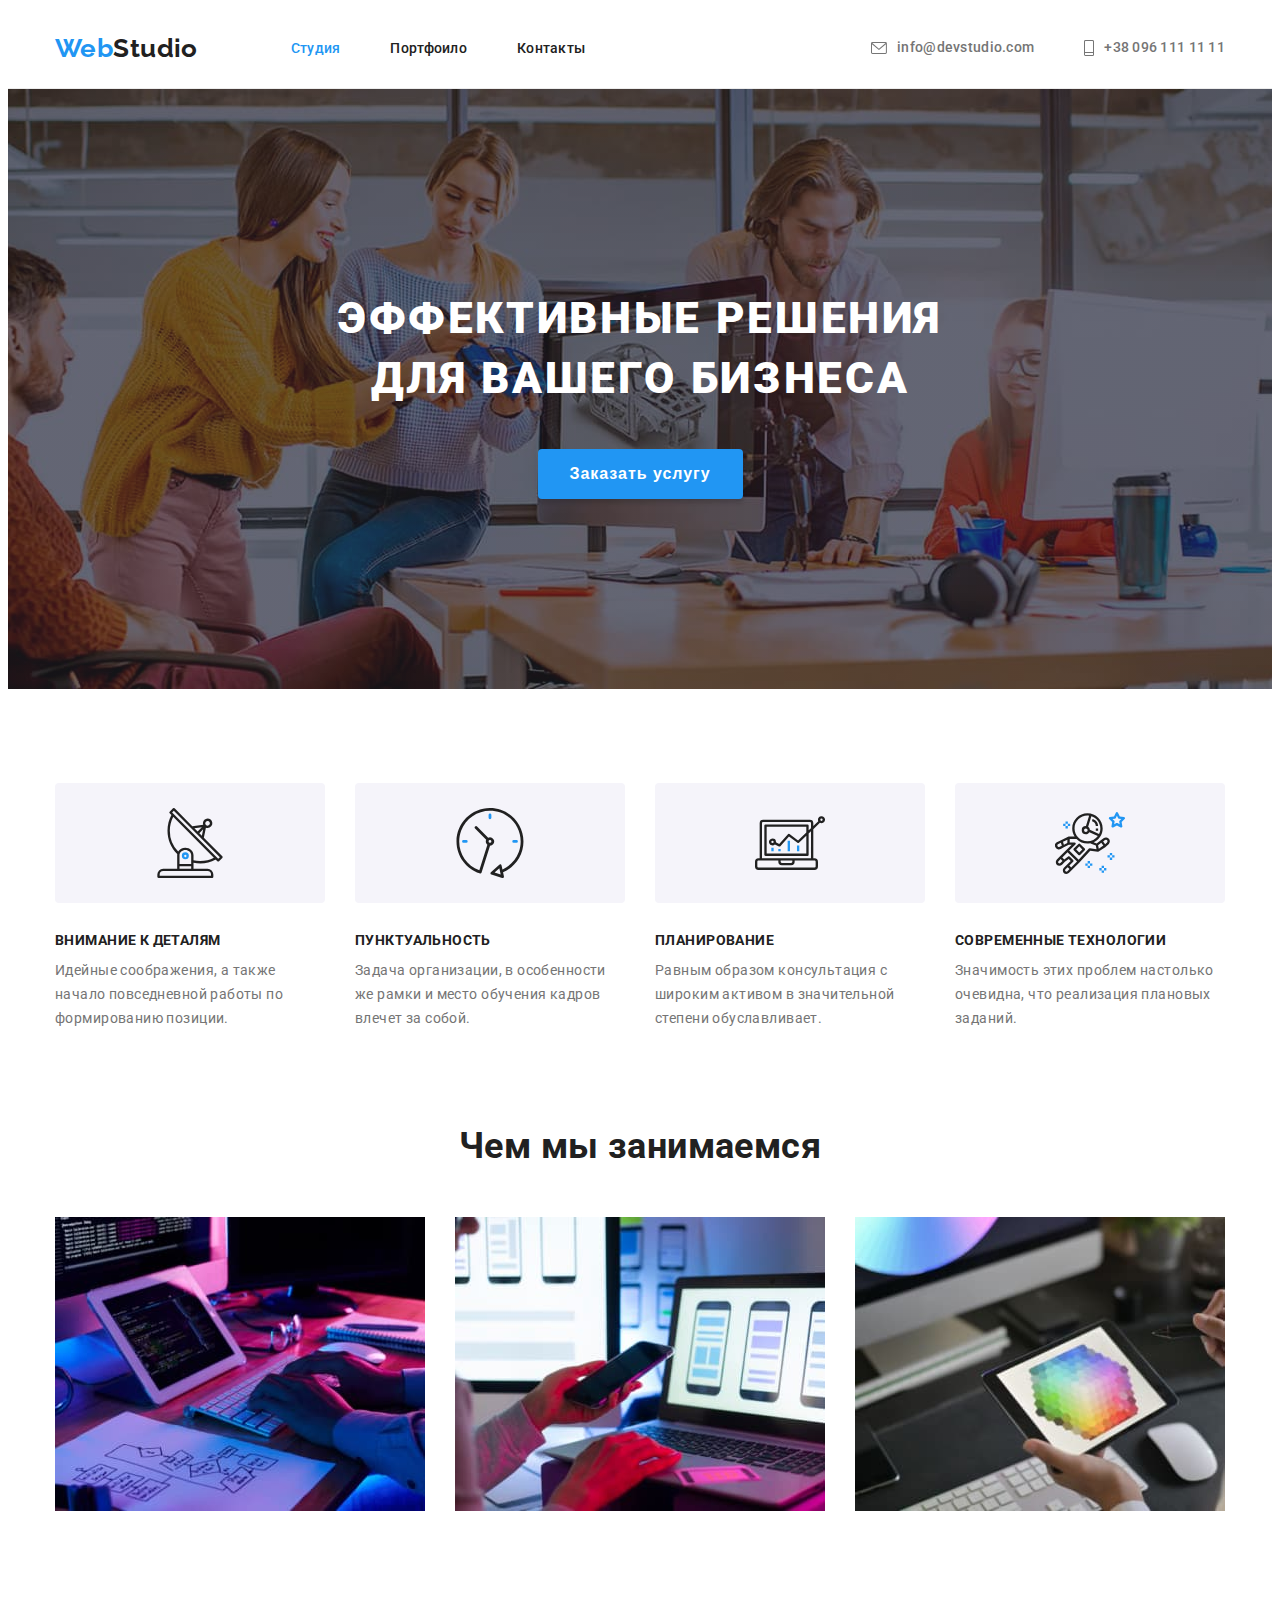
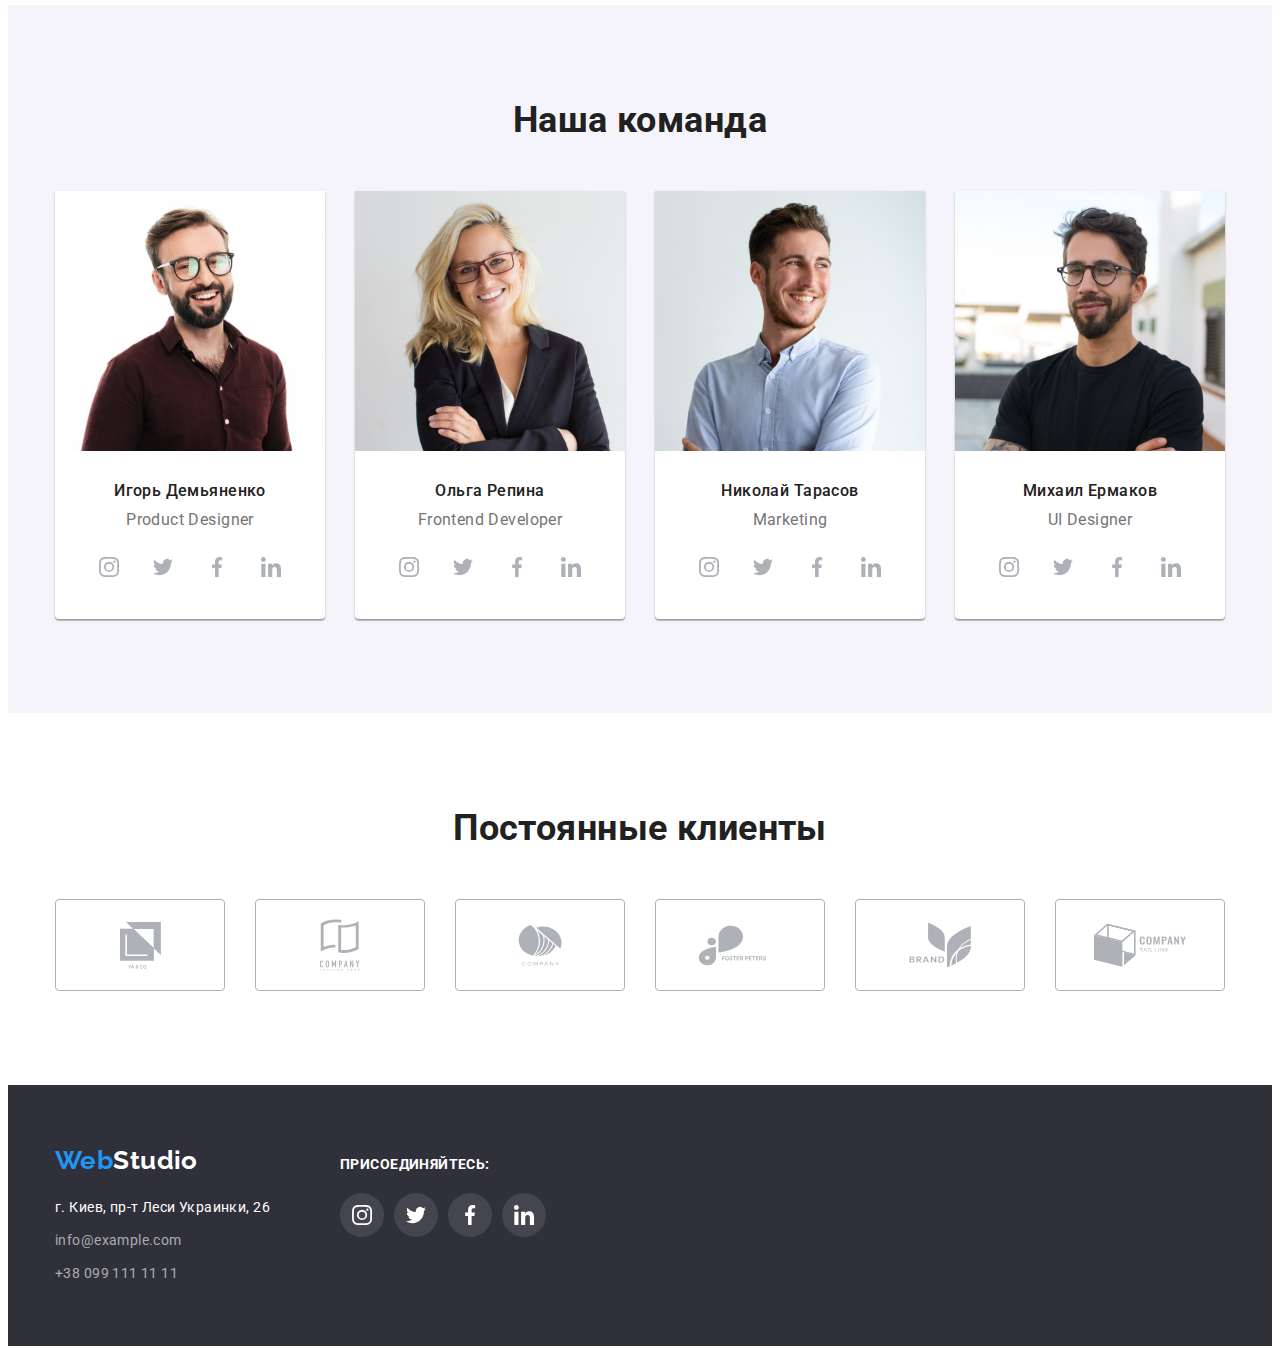
<file: index.html>
<!DOCTYPE html>
<html lang="ru">
  <head>
    <meta charset="UTF-8" />
    <meta http-equiv="X-UA-Compatible" content="IE=edge" />
    <meta name="viewport" content="width=device-width, initial-scale=1.0" />
    <title>Студия</title>
    <link rel="preconnect" href="https://fonts.gstatic.com" />
    <link
      href="https://fonts.googleapis.com/css2?family=Raleway:wght@700&family=Roboto:ital,wght@0,400;0,500;0,700;1,900&display=swap"
      rel="stylesheet"
    />
    <link
      rel="stylesheet"
      href="https://cdnjs.cloudflare.com/ajax/libs/modern-normalize/1.0.0/modern-normalize.min.css"
      integrity="sha512-ISS7cAi1PEhQ8jnbJpJZMd29NlhNj4AWYyLOSp2CE/CsHxTCu+r+t0D2yoJudVrd0/8fTVPUVDzY5Tvli75u/g=="
      crossorigin="anonymous"
    />
    <link rel="stylesheet" href="./css/styles.css" />
  </head>
  <body>
      <header class="header-page">
     <div class="conteiner main-nav">
      <a class="logo-link" href="./index.html">
        <span class="logo-web">Web</span><span class="logo-studio">Studio</span>
      </a>
      <nav>
        <ul class="list nav">
          <li class="menu-item">
            <a class="link current" href="./index.html"> Студия </a>
          </li>
          <li class="menu-item">
            <a class="link" href="./portfolio.html"> Портфоило </a>
          </li>
          <li class="menu-item">
            <a class="link" href="#"> Контакты </a>
          </li>
        </ul>
      </nav>
      <ul class="list contact">
        <li class="menu-item">
          <a class="link adress-item" href="mailto:info@devstudio.com">
            <svg class="contact-icon" width="16" height="12">
              <use href="./images/sprite.svg#icon-mail" ></use>
            </svg>
            info@devstudio.com</a>
        </li>
        <li class="menu-item">
          <a class="link adress-item" href="tel:+380961111111">
            <svg class="contact-icon" width="10" height="16">
            <use href="./images/sprite.svg#icon-tel"></use>
            </svg>
            +38 096 111 11 11</a>
        </li>
      </ul>
    </div>
    </header>
    <main>
      <section class="hero">
        <div class="conteiner">
          <h1 class="title hero-title">Эффективные решения <br> для вашего бизнеса </h1>
        <button class="hero-button" type="button">Заказать услугу</button>
        </div>
      </section>
      <section class="features section">
        <div class="conteiner">
        <h2 class="visually-hidden">Преимущества</h2>
        <ul class="list flex-conteiner">
          <li class="features-item">
            <div class="features-icon">
            <svg  width="70" height="70">
              <use href="./images/sprite.svg#icon-antenna"></use>
            </svg>
            </div>
            <h3 class="features-title">Внимание к деталям</h3>
            <p class="features-text">
              Идейные соображения, а также начало повседневной работы по
              формированию позиции.
            </p>
          </li>
          <li class="features-item">
            <div class="features-icon">
              <svg width="70" height="70">
              <use href="./images/sprite.svg#icon-clock"></use>
              </svg>
            </div>
            <h3 class="features-title">Пунктуальность</h3>
            <p class="features-text">
              Задача организации, в особенности же рамки и место обучения кадров
              влечет за собой.
            </p>
          </li>
          <li class="features-item">
            <div class="features-icon">
              <svg width="70" height="70">
                <use href="./images/sprite.svg#icon-diagram"></use>
              </svg>
            </div>
            <h3 class="features-title">Планирование</h3>
            <p class="features-text">
              Равным образом консультация с широким активом в значительной
              степени обуславливает.
            </p>
          </li>
          <li class="features-item">
          <div class="features-icon">
            <svg width="70" height="70">
            <use href="./images/sprite.svg#icon-astronaut"></use>
            </svg>
          </div>
            <h3 class="features-title">Современные технологии</h3>
            <p class="features-text">
              Значимость этих проблем настолько очевидна, что реализация
              плановых заданий.
            </p>
          </li>
        </ul>
        </div>
      </section>
      <section class="work">
      <div class="conteiner">
        <h2 class="title">Чем мы занимаемся</h2>
        <ul class="list flex-conteiner">
          <li class="work-item">
            <img
              src="./images/box1.jpg"
              alt="создание програмного обеспечения"
              width="370"
              height="294"/>
          </li>
          <li class="work-item">
            <img
              src="./images/box2.jpg"
              alt="разработка приложения"
              width="370"
              height="294"/>
          </li>
          <li class="work-item">
            <img
              src="./images/box3.jpg"
              alt="дизайн"
              width="370"
              height="294"/>
          </li>
        </ul>
        </div>
      </section>
      <section class="team section">
      <div class="conteiner">
        <h2 class="title">Наша команда</h2>
        <ul class="list flex-conteiner">
          <li class="team-item">
            <img class="team-photo"
              src="./images/team1.jpg"
              alt="Дизайнер продуктов Игорь Демьяненко"
              width="270"
            />
            <div class="team-card">
            <h3 class="team-name">Игорь Демьяненко</h3>
            <p class="team-position" lang="en">Product Designer</p>
              <ul class="list team-social">
                <li class="team-social-item">
                  <a class="team-social-link" href="#" target="_blank" rel="noopener norefferre">
                  <svg class="social-icon" width="20" height="20">
                    <use href="./images/sprite.svg#icon-instagram"></use>
                  </svg> </a>
                </li>
                <li class="team-social-item">
                  <a class="team-social-link" href="#" target="_blank" rel="noopener norefferre">
                    <svg class="social-icon" width="20" height="20">
                      <use href="./images/sprite.svg#icon-twitter"></use>
                    </svg> </a>
                </li>
                <li class="team-social-item">
                  <a class="team-social-link" href="#" target="_blank" rel="noopener norefferre">
                    <svg class="social-icon" width="20" height="20">
                      <use href="./images/sprite.svg#icon-facebook"></use>
                    </svg> </a>
                </li>
                <li class="team-social-item">
                  <a class="team-social-link" href="#" target="_blank" rel="noopener norefferre">
                    <svg class="social-icon" width="20" height="20">
                      <use href="./images/sprite.svg#icon-linkedin"></use>
                    </svg> </a>
                </li>
          </ul>
          </div>
          </li>
          <li class="team-item">
            <img class="team-photo"
              src="./images/team2.jpg"
              alt="Разработчик Ольга Репина"
              width="270"            />
            <div class="team-card">
            <h3 class="team-name">Ольга Репина</h3>
            <p class="team-position" lang="en">Frontend Developer</p>
            <ul class="list team-social">
              <li class="team-social-item">
                <a class="team-social-link" href="#" target="_blank" rel="noopener norefferre">
                  <svg class="social-icon" width="20" height="20">
                    <use href="./images/sprite.svg#icon-instagram"></use>
                  </svg> </a>
              </li>
              <li class="team-social-item">
                <a class="team-social-link" href="#" target="_blank" rel="noopener norefferre">
                  <svg class="social-icon" width="20" height="20">
                    <use href="./images/sprite.svg#icon-twitter"></use>
                  </svg> </a>
              </li>
              <li class="team-social-item">
                <a class="team-social-link" href="#" target="_blank" rel="noopener norefferre">
                  <svg class="social-icon" width="20" height="20">
                    <use href="./images/sprite.svg#icon-facebook"></use>
                  </svg> </a>
              </li>
              <li class="team-social-item">
                <a class="team-social-link" href="#" target="_blank" rel="noopener norefferre">
                  <svg class="social-icon" width="20" height="20">
                    <use href="./images/sprite.svg#icon-linkedin"></use>
                  </svg> </a>
              </li>
            </ul>
            </div>
          </li>
          <li class="team-item">
            <img class="team-photo"
              src="./images/team3.jpg"
              alt="Маркетолог Николай Тарасов"
              width="270"/>
            <div class="team-card">
            <h3 class="team-name">Николай Тарасов</h3>
            <p class="team-position" lang="en">Marketing</p>
            <ul class="list team-social">
              <li class="team-social-item">
                <a class="team-social-link" href="#" target="_blank" rel="noopener norefferre">
                  <svg class="social-icon" width="20" height="20">
                    <use href="./images/sprite.svg#icon-instagram"></use>
                  </svg> </a>
              </li>
              <li class="team-social-item">
                <a class="team-social-link" href="#" target="_blank" rel="noopener norefferre">
                  <svg class="social-icon" width="20" height="20">
                    <use href="./images/sprite.svg#icon-twitter"></use>
                  </svg> </a>
              </li>
              <li class="team-social-item">
                <a class="team-social-link" href="#" target="_blank" rel="noopener norefferre">
                  <svg class="social-icon" width="20" height="20">
                    <use href="./images/sprite.svg#icon-facebook"></use>
                  </svg> </a>
              </li>
              <li class="team-social-item">
                <a class="team-social-link" href="#" target="_blank" rel="noopener norefferre">
                  <svg class="social-icon" width="20" height="20">
                    <use href="./images/sprite.svg#icon-linkedin"></use>
                  </svg> </a>
              </li>
            </ul>
            </div>
          </li>
          <li class="team-item">
            <img class="team-photo"
              src="./images/team4.jpg"
              alt="Проектировщик интерфейса Михаил Ермаков"
              width="270"/>
            <div class="team-card">
            <h3 class="team-name">Михаил Ермаков</h3>
            <p class="team-position" lang="en">UI Designer</p>
            <ul class="list team-social">
              <li class="team-social-item">
                <a class="team-social-link" href="#" target="_blank" rel="noopener norefferre">
                  <svg class="social-icon" width="20" height="20">
                    <use href="./images/sprite.svg#icon-instagram"></use>
                  </svg> </a>
              </li>
              <li class="team-social-item">
                <a class="team-social-link" href="#" target="_blank" rel="noopener norefferre">
                  <svg class="social-icon" width="20" height="20">
                    <use href="./images/sprite.svg#icon-twitter"></use>
                  </svg> </a>
              </li>
              <li class="team-social-item">
                <a class="team-social-link" href="#" target="_blank" rel="noopener norefferre">
                  <svg class="social-icon" width="20" height="20">
                    <use href="./images/sprite.svg#icon-facebook"></use>
                  </svg> </a>
              </li>
              <li class="team-social-item">
                <a class="team-social-link" href="#" target="_blank" rel="noopener norefferre">
                  <svg class="social-icon" width="20" height="20">
                    <use href="./images/sprite.svg#icon-linkedin"></use>
                  </svg> </a>
              </li>
            </ul>
            </div>
          </li>
        </ul>
        </div>
      </section>
      <section class="clients section">
        <div class="conteiner">
      <h2 class="title">Постоянные клиенты</h2>
      <ul class="list clients-list">
        <li class="clients-item">
          <a class="clients-link" href="#" target="_blank" rel="noopener norefferre">
            <svg class="clients-icon" width="41" height="47">
              <use href="./images/sprite.svg#icon-ya-co"></use>
            </svg>
          </a>
        </li>
        <li class="clients-item">
          <a class="clients-link" href="#" target="_blank" rel="noopener norefferre">
            <svg class="clients-icon" width="40" height="52">
              <use href="./images/sprite.svg#icon-tagline-here"></use>
            </svg>
          </a>
        </li>
        <li class="clients-item">
          <a class="clients-link" href="#" target="_blank" rel="noopener norefferre">
            <svg class="clients-icon" width="44" height="42">
              <use href="./images/sprite.svg#icon-company"></use>
            </svg>
          </a>
        </li>
        <li class="clients-item">
          <a class="clients-link" href="#" target="_blank" rel="noopener norefferre">
            <svg class="clients-icon" width="85" height="41">
              <use href="./images/sprite.svg#icon-forester-peters"></use>
            </svg>
          </a>
        </li>
        <li class="clients-item">
          <a class="clients-link" href="#" target="_blank" rel="noopener norefferre">
            <svg class="clients-icon" width="63" height="46">
              <use href="./images/sprite.svg#icon-brand"></use>
            </svg>
          </a>
        </li>
        <li class="clients-item">
          <a class="clients-link" href="#" target="_blank" rel="noopener norefferre"> 
            <svg class="clients-icon" width="94" height="44">
              <use href="./images/sprite.svg#icon-tag-line"></use>
            </svg>
          </a>
        </li>
      </ul>
        </div>
      </section>
    </main>
    <footer class="footer-page">
      <div class="conteiner contacts footer-info">
      <div class="footer-adress">
          <a class="logo-link" href="./index.html">
            <span class="logo-web">Web</span><span class="logo-studio">Studio</span>
          </a>
        <address class="address">
          <ul class="list">
            <li class="list-address">
              <a class="link footer-map" href="https://goo.gl/maps/LU7Z2a2tSQY444G19" target="_blank"
                rel="noopener norefferre">
                г. Киев, пр-т Леси Украинки, 26
              </a>
            </li>
            <li class="list-address">
              <a class="link footer-contact" href="mailto:info@example.com">info@example.com</a>
            </li>
            <li class="list-address">
              <a class="link footer-contact" href="tel:+380991111111">+38 099 111 11 11</a>
            </li>
          </ul>
        </address>
        </div>
<div class="footer-social">
<h3 class="company-social">Присоединяйтесь:</h3>
<ul class="list footer-social-list">
  <li class="footer-social-item">
    <a class="footer-social-link" href="#" target="_blank" rel="noopener norefferre">
            <svg class="footer-social-icon" width="20" height="20">
              <use href="./images/sprite.svg#icon-instagram"></use>
            </svg>
    </a>
  </li>


  <li class="footer-social-item">
    <a class="footer-social-link" href="#" target="_blank" rel="noopener norefferre">
            <svg class="footer-social-icon" width="20" height="20">
              <use href="./images/sprite.svg#icon-twitter"></use>
            </svg>
    </a>
  </li>
  <li class="footer-social-item">
    <a class="footer-social-link" href="#" target="_blank" rel="noopener norefferre">
            <svg class="footer-social-icon" width="20" height="20">
              <use href="./images/sprite.svg#icon-facebook"></use>
            </svg>
    </a>
  </li>
  <li class="footer-social-item">
    <a class="footer-social-link" href="#" target="_blank" rel="noopener norefferre">
            <svg class="footer-social-icon" width="20" height="20">
              <use href="./images/sprite.svg#icon-linkedin"></use>
            </svg>
    </a>
  </li>
</ul>
</div>
      </div>
    </footer>
  </body>
</html>
</file>
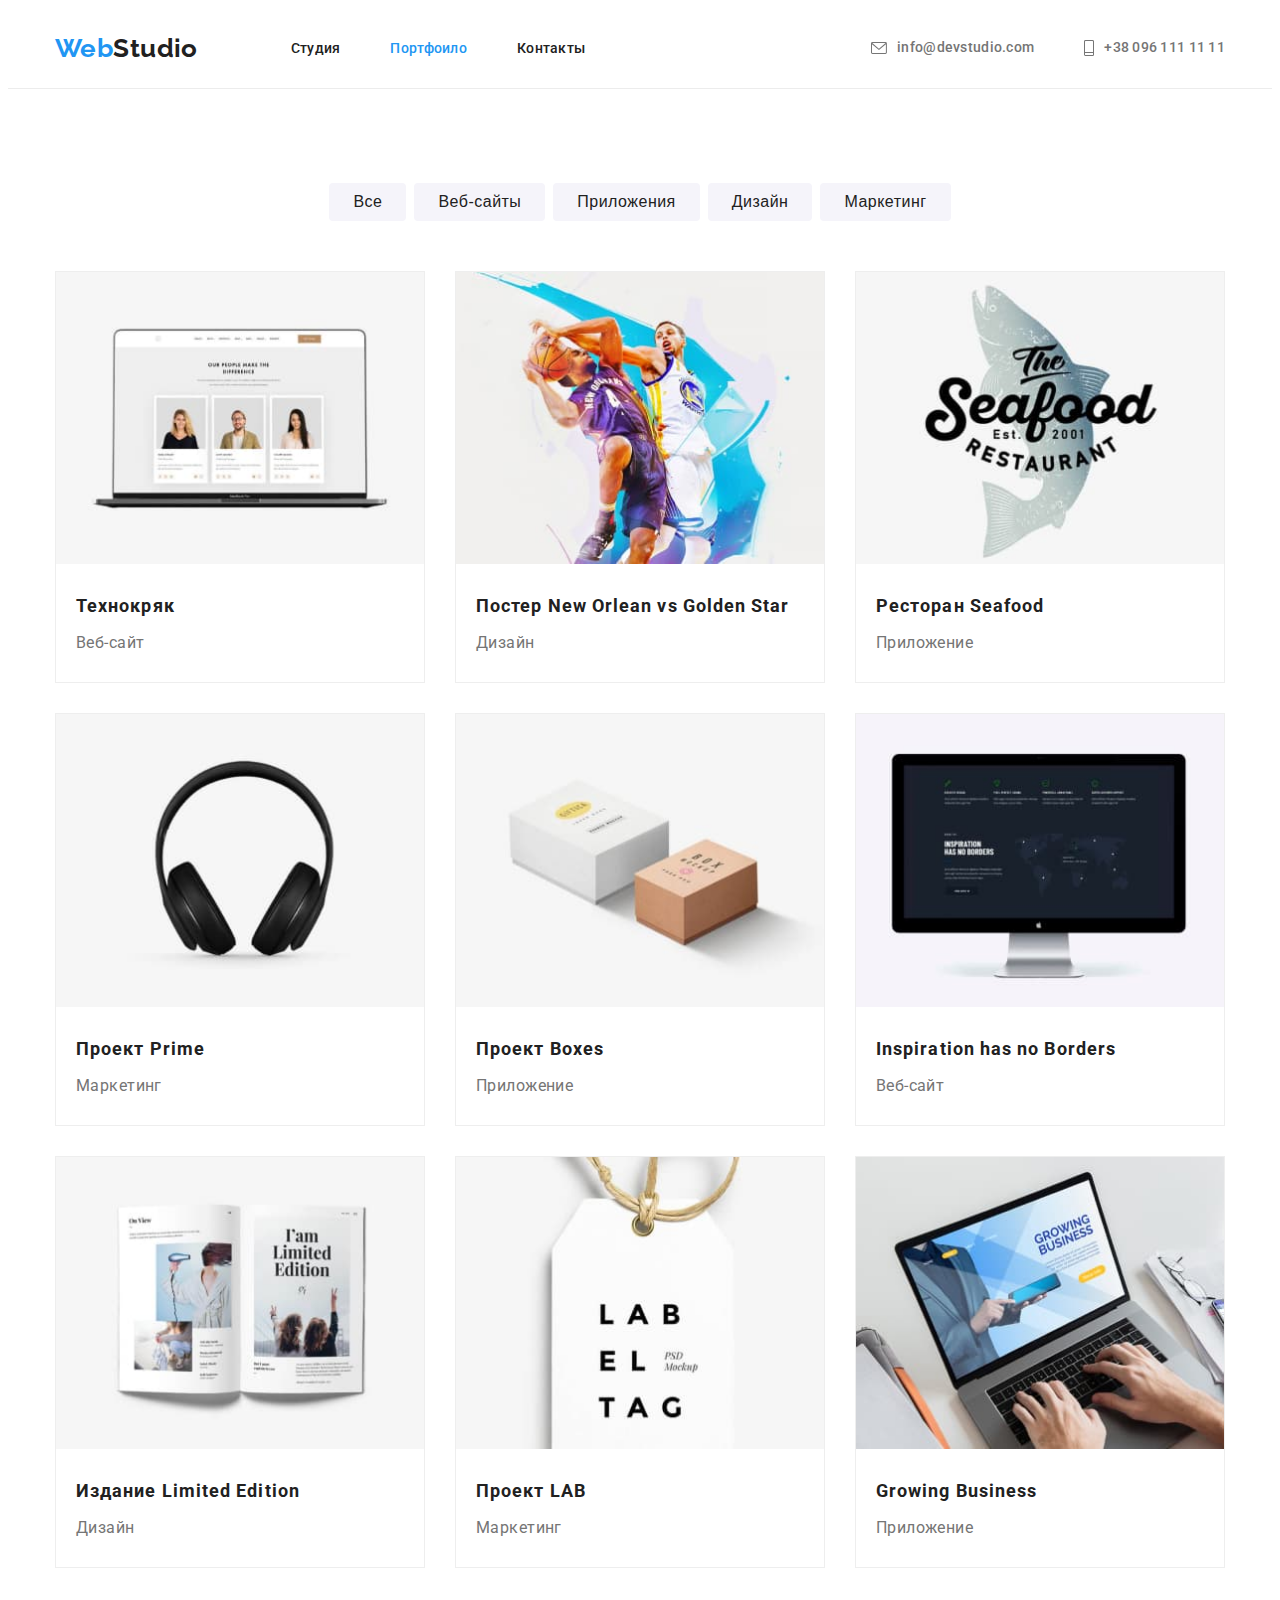
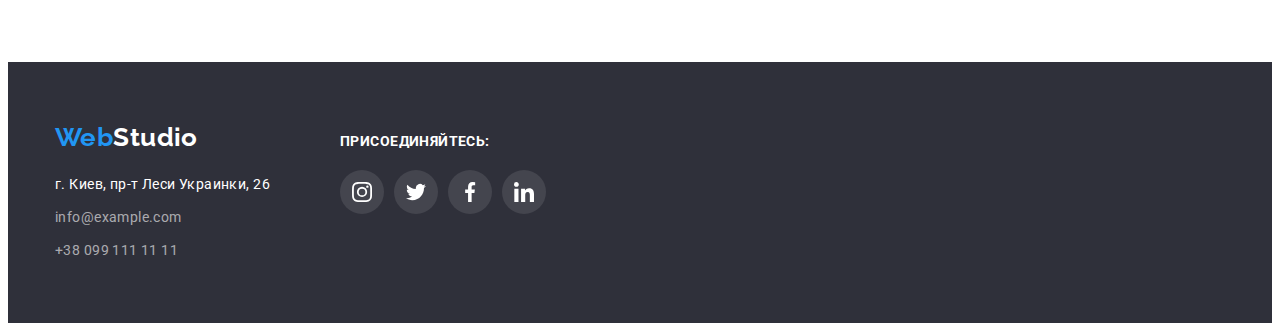
<file: portfolio.html>
<!DOCTYPE html>
<html lang="ru">
  <head>
    <meta charset="UTF-8" />
    <meta http-equiv="X-UA-Compatible" content="IE=edge" />
    <meta name="viewport" content="width=device-width, initial-scale=1.0" />
    <title>Студия</title>
    <link rel="preconnect" href="https://fonts.gstatic.com" />
    <link
      href="https://fonts.googleapis.com/css2?family=Raleway:wght@700&family=Roboto:ital,wght@0,400;0,500;0,700;1,900&display=swap"
      rel="stylesheet"
    />
    <link
      rel="stylesheet"
      href="https://cdnjs.cloudflare.com/ajax/libs/modern-normalize/1.0.0/modern-normalize.min.css"
      integrity="sha512-ISS7cAi1PEhQ8jnbJpJZMd29NlhNj4AWYyLOSp2CE/CsHxTCu+r+t0D2yoJudVrd0/8fTVPUVDzY5Tvli75u/g=="
      crossorigin="anonymous"
    />
    <link rel="stylesheet" href="./css/styles.css" />
  </head>
  <body>
<header class="header-page">
  <div class="conteiner main-nav">
    <a class="logo-link" href="./index.html">
      <span class="logo-web">Web</span><span class="logo-studio">Studio</span>
    </a>
    <nav>
      <ul class="list nav">
        <li class="menu-item">
          <a class="link" href="./index.html"> Студия </a>
        </li>
        <li class="menu-item">
          <a class="link current" href="./portfolio.html"> Портфоило </a>
        </li>
        <li class="menu-item">
          <a class="link" href="#"> Контакты </a>
        </li>
      </ul>
    </nav>
    <ul class="list contact">
      <li class="menu-item">
        <a class="link adress-item" href="mailto:info@devstudio.com">
          <svg class="contact-icon" width="16" height="12">
            <use href="./images/sprite.svg#icon-mail"></use>
          </svg>
          info@devstudio.com</a>
      </li>
      <li class="menu-item">
        <a class="link adress-item" href="tel:+380961111111">
          <svg class="contact-icon" width="10" height="16">
            <use href="./images/sprite.svg#icon-tel"></use>
          </svg>
          +38 096 111 11 11</a>
      </li>
    </ul>
  </div>
</header>

    <main>
      <section class="projects section">
        <div class="conteiner">
          <h1 class="visually-hidden">Реализованные проекты</h1>
          <ul class="button-list list">
            <li class="button-item">
              <button class="button" type="button">Все</button>
            </li>
            <li class="button-item">
              <button class="button" type="button">Веб-сайты</button>
            </li>
            <li class="button-item">
              <button class="button" type="button">Приложения</button>
            </li>
            <li class="button-item">
              <button class="button" type="button">Дизайн</button>
            </li>
            <li class="button-item">
              <button class="button" type="button">Маркетинг</button>
            </li>
          </ul>

          <ul class="list flex-conteiner">
            <li class="project-item">
              <a class="project-item-link" href="#">
              <img
                class="project-img"
                src="./images/project1.jpg"
                alt="сайт на ноутбуке"
                width="370"
              />
              <div class="project-card">
                <h2 class="project-title">Технокряк</h2>
                <p class="project-description">Веб-сайт</p>
              </div>
              </a>
            </li>
            <li class="project-item">
              <a class="project-item-link" href="#">
              <img
                class="project-img"
                src="./images/project2.jpg"
                alt="баскетбол"
                width="370"
              />
              <div class="project-card">
                <h2 class="project-title">Постер New Orlean vs Golden Star</h2>
                <p class="project-description">Дизайн</p>
              </div>
            </a>
            </li>
            <li class="project-item">
              <a class="project-item-link" href="#">
              <img
                class="project-img"
                src="./images/project3.jpg"
                alt="рыба"
                width="370"
              />
              <div class="project-card">
                <h2 class="project-title">Ресторан Seafood</h2>
                <p class="project-description">Приложение</p>
              </div>
            </a>
            </li>
            <li class="project-item">
              <a class="project-item-link" href="#">
              <img
                class="project-img"
                src="./images/project4.jpg"
                alt="наушники"
                width="370"
              />
              <div class="project-card">
                <h2 class="project-title">Проект Prime</h2>
                <p class="project-description">Маркетинг</p>
              </div>
            </a>
            </li>
            <li class="project-item">
            <a class="project-item-link" href="#">
            <img
                class="project-img"
                src="./images/project5.jpg"
                alt="коробочки"
                width="370"
              />
              <div class="project-card">
                <h2 class="project-title">Проект Boxes</h2>
                <p class="project-description">Приложение</p>
              </div>
            </a>
            </li>
            <li class="project-item">
              <a class="project-item-link" href="#">
              <img
                class="project-img"
                src="./images/project6.jpg"
                alt="монитор"
                width="370"
              />
              <div class="project-card">
                <h2 class="project-title">Inspiration has no Borders</h2>
                <p class="project-description">Веб-сайт</p>
              </div>
            </a>
            </li>
            <li class="project-item">
              <a class="project-item-link" href="#">
              <img
                class="project-img"
                src="./images/project7.jpg"
                alt="журнал"
                width="370"
              />
              <div class="project-card">
                <h2 class="project-title">Издание Limited Edition</h2>
                <p class="project-description">Дизайн</p>
              </div>
            </a>
            </li>
            <li class="project-item">
              <a class="project-item-link" href="#">
              <img
                class="project-img"
                src="./images/project8.jpg"
                alt="бирка"
                width="370"
              />
              <div class="project-card">
                <h2 class="project-title">Проект LAB</h2>
                <p class="project-description">Маркетинг</p>
              </div>
            </a>
            </li>
            <li class="project-item">
              <a class="project-item-link" href="#">
              <img
                class="project-img"
                src="./images/project9.jpg"
                alt="человек печатает на ноутбуке"
                width="370"
              />
              <div class="project-card">
                <h2 class="project-title">Growing Business</h2>
                <p class="project-description">Приложение</p>
              </div>
            </a>
            </li>
          </ul>
        </div>
      </section>
    </main>
    <footer class="footer-page">
      <div class="conteiner contacts footer-info">
        <div class="footer-adress">
          <a class="logo-link" href="./index.html">
            <span class="logo-web">Web</span><span class="logo-studio">Studio</span>
          </a>
          <address class="address">
            <ul class="list">
              <li class="list-address">
                <a class="link footer-map" href="https://goo.gl/maps/LU7Z2a2tSQY444G19" target="_blank"
                  rel="noopener norefferre">
                  г. Киев, пр-т Леси Украинки, 26
                </a>
              </li>
              <li class="list-address">
                <a class="link footer-contact" href="mailto:info@example.com">info@example.com</a>
              </li>
              <li class="list-address">
                <a class="link footer-contact" href="tel:+380991111111">+38 099 111 11 11</a>
              </li>
            </ul>
          </address>
        </div>
        <div class="footer-social">
          <h3 class="company-social">Присоединяйтесь:</h3>
          <ul class="list footer-social-list">
            <li class="footer-social-item">
              <a class="footer-social-link" href="#" target="_blank" rel="noopener norefferre">
                <svg class="footer-social-icon" width="20" height="20">
                  <use href="./images/sprite.svg#icon-instagram"></use>
                </svg>
              </a>
            </li>
  
            <li class="footer-social-item">
              <a class="footer-social-link" href="#" target="_blank" rel="noopener norefferre">
                <svg class="footer-social-icon" width="20" height="20">
                  <use href="./images/sprite.svg#icon-twitter"></use>
                </svg>
              </a>
            </li>
            <li class="footer-social-item">
              <a class="footer-social-link" href="#" target="_blank" rel="noopener norefferre">
                <svg class="footer-social-icon" width="20" height="20">
                  <use href="./images/sprite.svg#icon-facebook"></use>
                </svg>
              </a>
            </li>
            <li class="footer-social-item">
              <a class="footer-social-link" href="#" target="_blank" rel="noopener norefferre">
                <svg class="footer-social-icon" width="20" height="20">
                  <use href="./images/sprite.svg#icon-linkedin"></use>
                </svg>
              </a>
            </li>
          </ul>
        </div>
      </div>
    </footer>
  </body>
</html>
</file>
<file: css/styles.css>
:root {
  --primary-title-color: #212121;
  --primary-text-color: #757575;
  --primary-bcg-color: #ffffff;
  --secondary-bcg-color: #f5f4fa;
  --footer-bcg: #2f303a;
  --accent-color: #2196f3;
  --dark-bcg-text: #ffffff;
  --font-family-text: Roboto;
  --font-size-text: 14px;
}

/*General*/

html {
  box-sizing: border-box;
}
*,
*::before,
*::after {
  box-sizing: inherit;
}

body {
  background-color: var(--primary-bcg-color);
  color: var(--primary-title-color);

  font-family: var(--font-family-text), sans-serif;
  font-size: var(--font-size-text);
  letter-spacing: 0.03em;
}

.conteiner {
  width: 1200px;
  padding-left: 15px;
  padding-right: 15px;
  margin-left: auto;
  margin-right: auto;
}

h1,
h2,
h3,
p {
  margin: 0;
  padding: 0;
}

.list {
  padding-left: 0;
  margin: 0;

  list-style: none;
}

.visually-hidden {
  position: absolute !important;
  clip: rect(1px 1px 1px 1px);
  clip: rect(1px, 1px, 1px, 1px);
  padding: 0 !important;
  border: 0 !important;
  height: 1px !important;
  width: 1px !important;
  overflow: hidden;
}

.link,
.logo-link,
.project-item-link {
  color: inherit;
  text-decoration: none;
}

.link:hover,
.link:focus {
  color: var(--accent-color);
}

img {
  display: block;
  max-width: 100%;
  height: auto;
}

.button {
  padding: 6px 24px;
  border-radius: 4px;
  border: none;

  color: inherit;
  background: var(--secondary-bcg-color);
  font-weight: 500;
  font-size: 16px;
  line-height: 1.62;
  text-align: center;
  letter-spacing: 0.03em;

  cursor: pointer;
}

.button:hover,
.button:focus {
  color: var(--dark-bcg-text);
  background-color: var(--accent-color);
  box-shadow: 0px 3px 1px rgba(0, 0, 0, 0.1), 0px 1px 2px rgba(0, 0, 0, 0.08),
    0px 2px 2px rgba(0, 0, 0, 0.12);
}

.title {
  margin-bottom: 50px;

  font-size: 36px;
  line-height: 1.17;
  text-align: center;
}

.flex-conteiner {
  display: flex;
  flex-wrap: wrap;
  margin-right: -30px;
  margin-bottom: -30px;
}

.logo-web,
.logo-studio {
  font-family: Raleway;
  font-weight: 700;
  font-size: 26px;
  line-height: 1.19;
}

.logo-link {
  display: block;
}

.section {
  padding-top: 94px;
  padding-bottom: 94px;
}

/*Header*/
.header-page {
  border-bottom: 1px solid #ececec;
}

.main-nav .logo-link {
  margin-right: 93px;
}

.main-nav .logo-web {
  color: var(--accent-color);
}

.current {
  color: var(--accent-color);
}

.nav .link,
.contact .link {
  padding: 32px 0;

  font-weight: 500;
  line-height: 1.14;
  letter-spacing: 0.02em;
}

.main-nav {
  display: flex;
  align-items: center;
}

.contact {
  color: var(--primary-text-color);
  margin-left: auto;
}

.nav,
.contact {
  display: flex;
}

.nav .menu-item:not(:last-child) {
  margin-right: 50px;
}
.contact .menu-item:not(:last-child) {
  margin-right: 50px;
}

.adress-item {
  display: flex;
  align-items: center;
  color: var(--primary-text-color);
}

.contact-icon {
  align-items: center;
  margin-right: 10px;
  fill: currentColor;
}

/*inex.html*/

/*section hero*/
.hero {
  max-height: 600px;
  padding-top: 200px;
  padding-bottom: 200px;
  text-align: center;

  background-image: linear-gradient(
      to top,
      rgba(47, 48, 58, 0.4),
      rgba(47, 48, 58, 0.4)
    ),
    url(../images/hero-bcg.jpg);
  background-repeat: no-repeat;
  background-position: center;
  background-size: 1600px 600px;
}

.hero-title {
  margin-bottom: 40px;
  color: var(--dark-bcg-text);

  font-weight: 900;
  font-size: 44px;
  line-height: 1.36;
  letter-spacing: 0.06em;
  text-transform: uppercase;
}

.hero-button {
  padding: 10px 32px;

  border-radius: 4px;
  box-shadow: 0px 4px 4px rgba(0, 0, 0, 0.15);
  border: none;

  background-color: var(--accent-color);
  color: var(--dark-bcg-text);

  font-weight: 700;
  font-size: 16px;
  line-height: 1.87;
  letter-spacing: 0.06em;
  cursor: pointer;
}

/*section features*/

.features-item {
  flex-basis: calc((100% - 30px * 4) / 4);
  margin-right: 30px;
  margin-bottom: 30px;
}

.features-icon {
  display: flex;
  justify-content: center;
  align-items: center;
  height: 120px;
  margin-bottom: 30px;
  background-color: var(--secondary-bcg-color);
  border-radius: 4px;
}

.features-title {
  margin-bottom: 10px;
  font-size: var(--font-size-text);
  line-height: 1.14;
  text-transform: uppercase;
}

.features-text {
  color: var(--primary-text-color);
  line-height: 1.71;
}

/*section works, section team*/

.work {
  padding-bottom: 94px;
}

.work-item {
  flex-basis: calc((100% - 30px * 3) / 3);
  margin-right: 30px;
  margin-bottom: 30px;
}

.team {
  background-color: var(--secondary-bcg-color);
}

.team-item {
  flex-basis: calc((100% - 30px * 4) / 4);
  padding-bottom: 30px;
  margin-right: 30px;
  margin-bottom: 30px;

  background-color: var(--primary-bcg-color);
  box-shadow: 0px 1px 3px rgba(0, 0, 0, 0.12), 0px 1px 1px rgba(0, 0, 0, 0.14),
    0px 2px 1px rgba(0, 0, 0, 0.2);
  border-radius: 0px 0px 4px 4px;
}

.team-photo {
  margin-bottom: 30px;
}

.team-card {
  padding-left: 15px;
  padding-right: 15px;
}

.team-name,
.team-position {
  text-align: center;

  font-size: 16px;
  line-height: 1.19;
}

.team-name {
  margin-bottom: 10px;
  font-weight: 500;
}

.team-position {
  color: var(--primary-text-color);
  margin-bottom: 16px;
}

.team-social {
  display: flex;
  justify-content: center;
}

.team-social-item:not(:last-child) {
  margin-right: 10px;
}

.team-social-link {
  display: flex;
  justify-content: center;
  align-items: center;
  width: 44px;
  height: 44px;
  border-radius: 50%;
}

.social-icon {
  fill: #afb1b8;
}

.team-social-link:focus .social-icon,
.team-social-link:hover .social-icon {
  fill: var(--primary-bcg-color);
}

.team-social-link:focus,
.team-social-link:hover {
  background-color: var(--accent-color);
}

/*Clients*/
.clients-list {
  display: flex;
}

.clients-item:not(:last-child) {
  margin-right: 30px;
}

.clients-link {
  display: flex;
  align-items: center;
  justify-content: center;
  width: 170px;
  height: 92px;
  border: 1px solid #afb1b8;
  border-radius: 4px;
}

.clients-icon {
  fill: #afb1b8;
}

.clients-link:hover .clients-icon,
.clients-link:focus .clients-icon {
  fill: var(--accent-color);
}

.clients-link:hover,
.clients-link:focus {
  border: 1px solid var(--accent-color);
}

/*footer*/

.footer-page {
  padding-top: 60px;
  padding-bottom: 60px;
  background-color: var(--footer-bcg);
}

.contacts .logo-link {
  margin-bottom: 20px;
}

.footer-info {
  display: flex;
  align-items: baseline;
}

.footer-adress {
  margin-right: 70px;
}

.contacts .logo-web {
  color: var(--accent-color);
}
.contacts .logo-studio {
  color: var(--dark-bcg-text);
}

.address {
  font-style: inherit;
}

.list-address {
  display: block;
}

.list-address:not(:last-child) {
  margin-bottom: 9px;
}

.footer-map,
.footer-contact {
  line-height: 1.71;
}
.footer-map {
  color: var(--dark-bcg-text);
}

.footer-contact {
  color: rgba(255, 255, 255, 0.6);
}

.company-social {
  margin-bottom: 20px;

  font-size: 14px;
  line-height: 1.14;
  letter-spacing: 0.03em;
  text-transform: uppercase;

  color: var(--dark-bcg-text);
}

.footer-social-list {
  display: flex;
}

.footer-social-item:not(:last-child) {
  margin-right: 10px;
}

.footer-social-link {
  display: flex;
  align-items: center;
  justify-content: center;
  width: 44px;
  height: 44px;
  border: 1px solid transparent;
  border-radius: 50%;
  background: rgba(255, 255, 255, 0.1);
}

.footer-social-icon {
  fill: var(--dark-bcg-text);
}

.footer-social-link:hover,
.footer-social-link:focus {
  background: var(--accent-color);
}

/*portfolio.html*/

/*main*/

/*buttons*/

.button-list {
  display: flex;
  flex-wrap: wrap;
  justify-content: center;
  margin-bottom: 50px;
}

.button-item:not(:last-child) {
  margin-right: 8px;
}

/*projects*/

.project-item {
  flex-basis: calc((100% - 30px * 3) / 3);
  margin-right: 30px;
  margin-bottom: 30px;
  border: 1px solid #eeeeee;
}

.project-item-link {
  display: block;
}

.project-item-link:hover,
.project-item-link:focus {
  box-shadow: 0px 1px 1px rgba(0, 0, 0, 0.12), 0px 4px 4px rgba(0, 0, 0, 0.06),
    1px 4px 6px rgba(0, 0, 0, 0.16);
}

.project-card {
  padding: 24px 20px;
}

.project-title {
  margin-bottom: 4px;
  font-size: 18px;
  line-height: 2;
  letter-spacing: 0.06em;
}

.project-description {
  font-size: 16px;
  line-height: 1.87;
  color: var(--primary-text-color);
}
</file>
